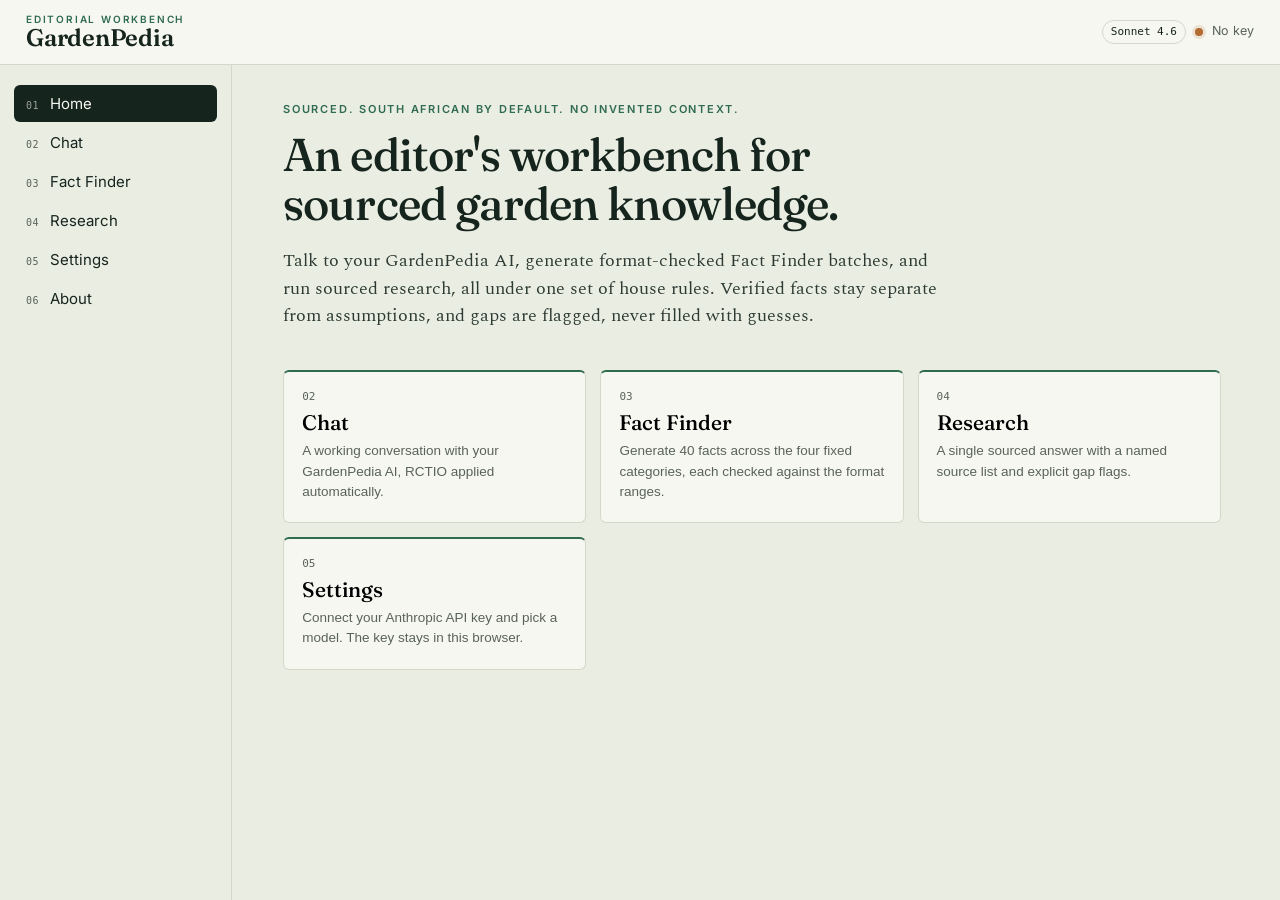
<file: gardenpedia-app/gardenpedia-app/index.html>
<!doctype html>
<html lang="en-GB">
<head>
  <meta charset="utf-8">
  <meta name="viewport" content="width=device-width, initial-scale=1">
  <title>GardenPedia Workbench</title>
  <meta name="description" content="An editor's workbench for sourced South African garden knowledge.">
  <link rel="preconnect" href="https://fonts.googleapis.com">
  <link rel="preconnect" href="https://fonts.gstatic.com" crossorigin>
  <link href="https://fonts.googleapis.com/css2?family=Fraunces:opsz,wght@9..144,400;9..144,500;9..144,600&family=Inter:wght@400;500;600&family=Spectral:ital,wght@0,400;0,500;1,400&display=swap" rel="stylesheet">
  <link rel="stylesheet" href="assets/styles.css">
</head>
<body>
  <div class="app">

    <header class="topbar">
      <div class="wordmark">
        <span class="wordmark-eyebrow">Editorial workbench</span>
        <span class="wordmark-name">GardenPedia</span>
      </div>
      <div class="status" title="Connection">
        <span id="status-model" class="status-model">Sonnet 4.6</span>
        <span id="status-dot" class="status-dot" aria-hidden="true"></span>
        <span id="status-label" class="status-label">No key</span>
      </div>
    </header>

    <nav class="sidebar" aria-label="Sections">
      <button class="nav-link" data-view="home"><span class="nav-mark">01</span>Home</button>
      <button class="nav-link" data-view="chat"><span class="nav-mark">02</span>Chat</button>
      <button class="nav-link" data-view="factfinder"><span class="nav-mark">03</span>Fact Finder</button>
      <button class="nav-link" data-view="research"><span class="nav-mark">04</span>Research</button>
      <button class="nav-link" data-view="settings"><span class="nav-mark">05</span>Settings</button>
      <button class="nav-link" data-view="about"><span class="nav-mark">06</span>About</button>
    </nav>

    <main class="workspace" id="workspace">

      <!-- HOME -->
      <section class="view" id="view-home">
        <div class="hero">
          <p class="hero-eyebrow">Sourced. South African by default. No invented context.</p>
          <h1 class="hero-title">An editor's workbench for sourced garden knowledge.</h1>
          <p class="hero-lead">Talk to your GardenPedia AI, generate format-checked Fact Finder batches, and run sourced research, all under one set of house rules. Verified facts stay separate from assumptions, and gaps are flagged, never filled with guesses.</p>
        </div>
        <div class="card-grid">
          <button class="entry" data-view="chat">
            <span class="entry-no">02</span><span class="entry-title">Chat</span>
            <span class="entry-desc">A working conversation with your GardenPedia AI, RCTIO applied automatically.</span>
          </button>
          <button class="entry" data-view="factfinder">
            <span class="entry-no">03</span><span class="entry-title">Fact Finder</span>
            <span class="entry-desc">Generate 40 facts across the four fixed categories, each checked against the format ranges.</span>
          </button>
          <button class="entry" data-view="research">
            <span class="entry-no">04</span><span class="entry-title">Research</span>
            <span class="entry-desc">A single sourced answer with a named source list and explicit gap flags.</span>
          </button>
          <button class="entry" data-view="settings">
            <span class="entry-no">05</span><span class="entry-title">Settings</span>
            <span class="entry-desc">Connect your Anthropic API key and pick a model. The key stays in this browser.</span>
          </button>
        </div>
      </section>

      <!-- CHAT -->
      <section class="view" id="view-chat" hidden>
        <div class="view-head">
          <h2 class="view-title">Chat</h2>
          <button id="chat-clear" class="btn-ghost">Clear</button>
        </div>
        <div id="chat-log" class="chat-log" aria-live="polite"></div>
        <div class="composer">
          <textarea id="chat-input" rows="1" placeholder="Write a request. It will be reframed into RCTIO and answered under house rules."></textarea>
          <button id="chat-send" class="btn-primary">Send</button>
        </div>
      </section>

      <!-- FACT FINDER -->
      <section class="view" id="view-factfinder" hidden>
        <div class="view-head"><h2 class="view-title">Fact Finder</h2></div>
        <div class="ff-controls">
          <label class="field">
            <span class="field-label">Geographic scope</span>
            <input id="ff-scope" type="text" value="South Africa" autocomplete="off">
          </label>
          <label class="field">
            <span class="field-label">Theme or focus (optional)</span>
            <input id="ff-topic" type="text" placeholder="e.g. indigenous bulbs, water-wise gardening" autocomplete="off">
          </label>
          <label class="field field-narrow">
            <span class="field-label">Batch</span>
            <select id="ff-mode">
              <option value="all">All four categories (40 facts)</option>
            </select>
          </label>
          <button id="ff-run" class="btn-primary">Generate facts</button>
        </div>
        <div id="ff-actions" class="ff-actions" hidden>
          <button id="ff-copy" class="btn-ghost">Copy facts</button>
          <button id="ff-download" class="btn-ghost">Download report (.md)</button>
        </div>
        <div id="ff-output" class="ff-output"></div>
      </section>

      <!-- RESEARCH -->
      <section class="view" id="view-research" hidden>
        <div class="view-head"><h2 class="view-title">Research</h2></div>
        <div class="rs-controls">
          <label class="field field-narrow">
            <span class="field-label">Geographic scope</span>
            <input id="rs-scope" type="text" value="South Africa" autocomplete="off">
          </label>
          <label class="field">
            <span class="field-label">Question</span>
            <textarea id="rs-query" rows="3" placeholder="Ask a research question. The answer comes with a named source list and gap flags."></textarea>
          </label>
          <button id="rs-run" class="btn-primary">Run research</button>
        </div>
        <div id="rs-output" class="rs-output"></div>
      </section>

      <!-- SETTINGS -->
      <section class="view" id="view-settings" hidden>
        <div class="view-head"><h2 class="view-title">Settings</h2></div>
        <div class="settings-panel">
          <label class="field">
            <span class="field-label">Anthropic API key</span>
            <div class="key-row">
              <input id="set-key" type="password" placeholder="sk-ant-..." autocomplete="off" spellcheck="false">
              <button id="set-toggle" class="btn-ghost">Show</button>
            </div>
          </label>
          <label class="field">
            <span class="field-label">Model</span>
            <select id="set-model"></select>
          </label>
          <div class="settings-actions">
            <button id="set-save" class="btn-primary">Save</button>
            <button id="set-test" class="btn-ghost">Test connection</button>
            <button id="set-clear" class="btn-ghost">Clear key</button>
          </div>
          <p id="set-test-result" class="test-result"></p>
          <p class="settings-note">Your key is stored only in this browser, in local storage, and is sent only to Anthropic when you make a request. It is never written to the repository or to GitHub. Do not enter your key on a shared or public computer. To revoke it, clear it here or rotate the key in your Anthropic console.</p>
        </div>
      </section>

      <!-- ABOUT -->
      <section class="view" id="view-about" hidden>
        <div class="view-head"><h2 class="view-title">About this build</h2></div>
        <div class="prose about">
          <p>This site applies the GardenPedia house rules to every request: UK English, no em dashes, a South African default scope, metric units, Rands, and DD/MM/YYYY dates. It separates verified facts from assumptions, flags gaps as [MISSING INFO], and asks for named, verifiable sources.</p>
          <p><strong>Reconstructed rules.</strong> The behaviour rules were rebuilt from prior GardenPedia work, not read from your canonical skill repo. They all live in one file, <code>assets/gardenpedia-config.js</code>. When you push your real skill files, reconcile that file against them so the site and the skill stay in step.</p>
          <p><strong>Fact Finder format.</strong> Four fixed categories, ten facts each. Every fact is checked in the browser for character count (223 to 354), word count (35 to 59), space count (35 to 58), and three sentences. The metric strip under each card is the specimen label: green means within range, ochre means out of range. Machine validation is shown, but you remain the editor.</p>
          <p><strong>Connection.</strong> The site calls the Anthropic API directly from your browser using a key you provide in Settings. There is no server and no proxy, so nothing about your key touches GitHub. If you later want the key hidden from the browser entirely, the frontend can point at a small serverless proxy with almost no change.</p>
        </div>
      </section>

    </main>
  </div>

  <div id="toast" class="toast" role="status" aria-live="polite"></div>

  <script src="assets/gardenpedia-config.js"></script>
  <script src="assets/app.js"></script>
</body>
</html>
</file>
<file: gardenpedia-app/gardenpedia-app/assets/styles.css>
/* GardenPedia workbench
   Direction: an editor's workbench rendered as a herbarium cabinet. The signature
   is the specimen label, where a fact's format metrics read like specimen data.
   Accent is a considered botanical green; ochre is reserved for gaps and flags. */

:root {
  --ink:        #16241e;
  --paper:      #eaede2;
  --surface:    #f6f7f1;
  --leaf:       #2f6b4f;
  --leaf-deep:  #234f3b;
  --ochre:      #b26b2e;
  --line:       #d4d8c9;
  --muted:      #5a6359;

  --font-display: "Fraunces", Georgia, serif;
  --font-ui:      "Inter", system-ui, -apple-system, sans-serif;
  --font-content: "Spectral", Georgia, serif;
  --font-mono:    ui-monospace, "SFMono-Regular", Menlo, monospace;

  --r: 6px;
  --shadow: 0 1px 2px rgba(22,36,30,.06), 0 8px 24px rgba(22,36,30,.05);
}

* { box-sizing: border-box; }

html, body { height: 100%; }
body {
  margin: 0;
  font-family: var(--font-ui);
  color: var(--ink);
  background: var(--paper);
  -webkit-font-smoothing: antialiased;
  line-height: 1.5;
}

.app {
  min-height: 100%;
  display: grid;
  grid-template-columns: 232px 1fr;
  grid-template-rows: auto 1fr;
  grid-template-areas: "top top" "side main";
}

/* ---------- topbar ---------- */
.topbar {
  grid-area: top;
  display: flex;
  align-items: center;
  justify-content: space-between;
  padding: 14px 26px;
  background: var(--surface);
  border-bottom: 1px solid var(--line);
}
.wordmark { display: flex; flex-direction: column; line-height: 1.05; }
.wordmark-eyebrow {
  font-size: 10px; letter-spacing: .18em; text-transform: uppercase;
  color: var(--leaf); font-weight: 600;
}
.wordmark-name {
  font-family: var(--font-display);
  font-size: 24px; font-weight: 600; letter-spacing: -.01em;
}
.status {
  display: flex; align-items: center; gap: 9px;
  font-size: 12.5px; color: var(--muted);
}
.status-model {
  font-family: var(--font-mono); font-size: 11px;
  padding: 3px 8px; border: 1px solid var(--line); border-radius: 100px;
  color: var(--ink);
}
.status-dot {
  width: 8px; height: 8px; border-radius: 50%;
  background: var(--ochre); box-shadow: 0 0 0 3px rgba(178,107,46,.15);
}
.status-dot.is-on { background: var(--leaf); box-shadow: 0 0 0 3px rgba(47,107,79,.15); }

/* ---------- sidebar ---------- */
.sidebar {
  grid-area: side;
  display: flex; flex-direction: column; gap: 2px;
  padding: 20px 14px;
  border-right: 1px solid var(--line);
}
.nav-link {
  display: flex; align-items: baseline; gap: 11px;
  padding: 9px 12px;
  font-family: var(--font-ui); font-size: 15px; color: var(--ink);
  background: transparent; border: 0; border-radius: var(--r);
  text-align: left; cursor: pointer;
  transition: background .15s ease, color .15s ease;
}
.nav-mark {
  font-family: var(--font-mono); font-size: 10px; color: var(--muted);
  letter-spacing: .04em;
}
.nav-link:hover { background: rgba(47,107,79,.08); }
.nav-link.is-active { background: var(--ink); color: var(--surface); }
.nav-link.is-active .nav-mark { color: rgba(246,247,241,.6); }

/* ---------- workspace ---------- */
.workspace {
  grid-area: main;
  padding: 36px clamp(20px, 4vw, 52px) 64px;
  overflow-y: auto;
  max-width: 1040px;
  width: 100%;
}
.view { animation: rise .25s ease both; }
@keyframes rise { from { opacity: 0; transform: translateY(6px); } to { opacity: 1; transform: none; } }

.view-head {
  display: flex; align-items: center; justify-content: space-between;
  margin-bottom: 22px;
}
.view-title {
  font-family: var(--font-display); font-weight: 500;
  font-size: 30px; margin: 0; letter-spacing: -.015em;
}

/* ---------- home ---------- */
.hero { max-width: 660px; margin-bottom: 40px; }
.hero-eyebrow {
  font-size: 11px; letter-spacing: .16em; text-transform: uppercase;
  color: var(--leaf); font-weight: 600; margin: 0 0 14px;
}
.hero-title {
  font-family: var(--font-display); font-weight: 500;
  font-size: clamp(30px, 5vw, 46px); line-height: 1.06;
  letter-spacing: -.02em; margin: 0 0 18px;
}
.hero-lead {
  font-family: var(--font-content); font-size: 18px; line-height: 1.55;
  color: #2c3a32; margin: 0;
}
.card-grid {
  display: grid; gap: 14px;
  grid-template-columns: repeat(auto-fit, minmax(240px, 1fr));
}
.entry {
  display: grid; gap: 6px; align-content: start;
  padding: 18px 18px 20px;
  background: var(--surface); border: 1px solid var(--line); border-radius: var(--r);
  border-top: 2px solid var(--leaf);
  text-align: left; cursor: pointer;
  transition: transform .15s ease, box-shadow .15s ease;
}
.entry:hover { transform: translateY(-2px); box-shadow: var(--shadow); }
.entry-no { font-family: var(--font-mono); font-size: 11px; color: var(--muted); }
.entry-title { font-family: var(--font-display); font-size: 21px; font-weight: 500; }
.entry-desc { font-size: 13.5px; color: var(--muted); line-height: 1.5; }

/* ---------- buttons & fields ---------- */
.btn-primary {
  font-family: var(--font-ui); font-size: 14px; font-weight: 500;
  color: var(--surface); background: var(--ink);
  border: 0; border-radius: var(--r); padding: 10px 18px; cursor: pointer;
  transition: background .15s ease;
}
.btn-primary:hover { background: var(--leaf-deep); }
.btn-primary:disabled { opacity: .55; cursor: default; }
.btn-ghost {
  font-family: var(--font-ui); font-size: 13px; font-weight: 500;
  color: var(--ink); background: transparent;
  border: 1px solid var(--line); border-radius: var(--r);
  padding: 8px 14px; cursor: pointer; transition: background .15s ease;
}
.btn-ghost:hover { background: rgba(47,107,79,.08); }

.field { display: flex; flex-direction: column; gap: 6px; }
.field-label { font-size: 12px; font-weight: 600; color: var(--muted); letter-spacing: .02em; }
.field input, .field textarea, select {
  font-family: var(--font-ui); font-size: 14.5px; color: var(--ink);
  background: var(--surface); border: 1px solid var(--line); border-radius: var(--r);
  padding: 10px 12px; width: 100%;
}
.field textarea { resize: vertical; font-family: var(--font-content); font-size: 15.5px; }
select { cursor: pointer; }

:focus-visible { outline: 2px solid var(--leaf); outline-offset: 2px; }

/* ---------- chat ---------- */
.chat-log {
  display: flex; flex-direction: column; gap: 12px;
  min-height: 320px; margin-bottom: 16px;
}
.bubble {
  padding: 12px 16px; border-radius: var(--r); max-width: 78%;
  font-size: 15px; line-height: 1.55;
}
.bubble p { margin: 0 0 8px; }
.bubble p:last-child { margin-bottom: 0; }
.bubble-user {
  align-self: flex-end; background: var(--ink); color: var(--surface);
  border-bottom-right-radius: 2px;
}
.bubble-assistant {
  align-self: flex-start; background: var(--surface);
  border: 1px solid var(--line); border-bottom-left-radius: 2px;
  font-family: var(--font-content); font-size: 16px;
}
.thinking { display: flex; gap: 5px; align-items: center; }
.thinking .dot {
  width: 6px; height: 6px; border-radius: 50%; background: var(--muted);
  animation: blink 1.2s infinite ease-in-out;
}
.thinking .dot:nth-child(2) { animation-delay: .2s; }
.thinking .dot:nth-child(3) { animation-delay: .4s; }
@keyframes blink { 0%, 80%, 100% { opacity: .25; } 40% { opacity: 1; } }
.muted-note { color: var(--muted); font-size: 14px; }
.error-note { color: var(--ochre); font-size: 14px; }
.ok-note { color: var(--leaf); font-size: 14px; }

.composer {
  display: flex; gap: 10px; align-items: flex-end;
  border-top: 1px solid var(--line); padding-top: 16px;
}
.composer textarea {
  flex: 1; font-family: var(--font-content); font-size: 16px;
  border: 1px solid var(--line); border-radius: var(--r);
  padding: 11px 13px; resize: none; max-height: 200px; background: var(--surface);
}

/* ---------- fact finder controls ---------- */
.ff-controls, .rs-controls {
  display: grid; gap: 14px; align-items: end;
  grid-template-columns: 1fr 1fr auto auto;
  margin-bottom: 16px;
}
.rs-controls { grid-template-columns: 220px 1fr auto; }
.field-narrow { min-width: 160px; }
@media (max-width: 720px) {
  .ff-controls, .rs-controls { grid-template-columns: 1fr; }
}
.ff-actions { display: flex; gap: 10px; margin-bottom: 18px; }

/* ---------- fact finder output / specimen cards ---------- */
.ff-summary {
  font-size: 13px; color: var(--muted);
  font-family: var(--font-mono); line-height: 1.6;
  padding: 12px 14px; background: var(--surface);
  border: 1px solid var(--line); border-radius: var(--r); margin-bottom: 18px;
}
.ff-summary strong { color: var(--ink); }
.ff-output { display: flex; flex-direction: column; gap: 14px; }

.specimen {
  background: var(--surface); border: 1px solid var(--line);
  border-radius: var(--r); padding: 16px 18px;
  border-left: 3px solid var(--leaf);
}
.specimen-fail { border-left-color: var(--ochre); }
.specimen-head {
  display: flex; align-items: center; gap: 12px; margin-bottom: 10px;
}
.specimen-no { font-family: var(--font-mono); font-size: 12px; color: var(--muted); }
.specimen-cat {
  font-size: 11px; font-weight: 600; letter-spacing: .08em; text-transform: uppercase;
  color: var(--leaf);
}
.specimen-verdict {
  margin-left: auto; font-family: var(--font-mono); font-size: 11px;
  color: var(--leaf);
}
.specimen-fail .specimen-verdict { color: var(--ochre); }
.specimen-fact {
  font-family: var(--font-content); font-size: 16.5px; line-height: 1.55;
  margin: 0 0 14px;
}
.specimen-fact p { margin: 0; }

.specimen-label {
  display: flex; flex-wrap: wrap; gap: 6px;
  padding-top: 12px; border-top: 1px dotted var(--line);
}
.chip {
  display: inline-flex; align-items: baseline; gap: 6px;
  font-family: var(--font-mono); font-size: 11px;
  padding: 4px 9px; border-radius: 100px; border: 1px solid transparent;
}
.chip-key { text-transform: uppercase; letter-spacing: .05em; opacity: .7; }
.chip-ok  { background: rgba(47,107,79,.1); color: var(--leaf-deep); border-color: rgba(47,107,79,.25); }
.chip-bad { background: rgba(178,107,46,.12); color: var(--ochre); border-color: rgba(178,107,46,.3); }

.specimen-sources {
  display: flex; gap: 8px; margin-top: 10px; font-size: 12.5px;
  color: var(--muted); align-items: baseline;
}
.specimen-sources-key {
  font-family: var(--font-mono); font-size: 10px; text-transform: uppercase;
  letter-spacing: .06em; flex-shrink: 0; padding-top: 1px;
}
.specimen-sources-val { font-family: var(--font-ui); }
.flag { color: var(--ochre); }

.raw-dump {
  font-family: var(--font-mono); font-size: 12px; white-space: pre-wrap;
  background: var(--surface); border: 1px solid var(--line);
  border-radius: var(--r); padding: 14px; overflow-x: auto;
}

/* ---------- research / prose ---------- */
.rs-output, .about { margin-top: 8px; }
.prose {
  font-family: var(--font-content); font-size: 16.5px; line-height: 1.62;
  max-width: 660px;
}
.prose p { margin: 0 0 14px; }
.prose code {
  font-family: var(--font-mono); font-size: 13px;
  background: rgba(47,107,79,.1); padding: 1px 5px; border-radius: 4px;
}

/* ---------- settings ---------- */
.settings-panel { max-width: 560px; display: flex; flex-direction: column; gap: 18px; }
.key-row { display: flex; gap: 8px; }
.key-row input { flex: 1; font-family: var(--font-mono); font-size: 13px; }
.settings-actions { display: flex; gap: 10px; flex-wrap: wrap; }
.test-result { font-size: 13.5px; margin: 0; min-height: 18px; }
.settings-note {
  font-size: 13px; color: var(--muted); line-height: 1.55;
  border-left: 2px solid var(--ochre); padding-left: 12px; margin: 4px 0 0;
}

/* ---------- toast ---------- */
.toast {
  position: fixed; left: 50%; bottom: 26px; transform: translateX(-50%) translateY(16px);
  background: var(--ink); color: var(--surface);
  padding: 11px 18px; border-radius: 100px; font-size: 13.5px;
  box-shadow: var(--shadow); opacity: 0; pointer-events: none;
  transition: opacity .2s ease, transform .2s ease;
}
.toast.is-on { opacity: 1; transform: translateX(-50%) translateY(0); }

/* ---------- responsive ---------- */
@media (max-width: 760px) {
  .app { grid-template-columns: 1fr; grid-template-areas: "top" "side" "main"; }
  .sidebar {
    flex-direction: row; overflow-x: auto; gap: 4px;
    border-right: 0; border-bottom: 1px solid var(--line); padding: 10px 14px;
  }
  .nav-link { flex-direction: column; gap: 2px; align-items: center; padding: 7px 12px; white-space: nowrap; }
  .nav-mark { font-size: 9px; }
  .bubble { max-width: 90%; }
  .workspace { padding: 24px 18px 56px; }
}

@media (prefers-reduced-motion: reduce) {
  *, *::before, *::after { animation: none !important; transition: none !important; }
}
</file>
